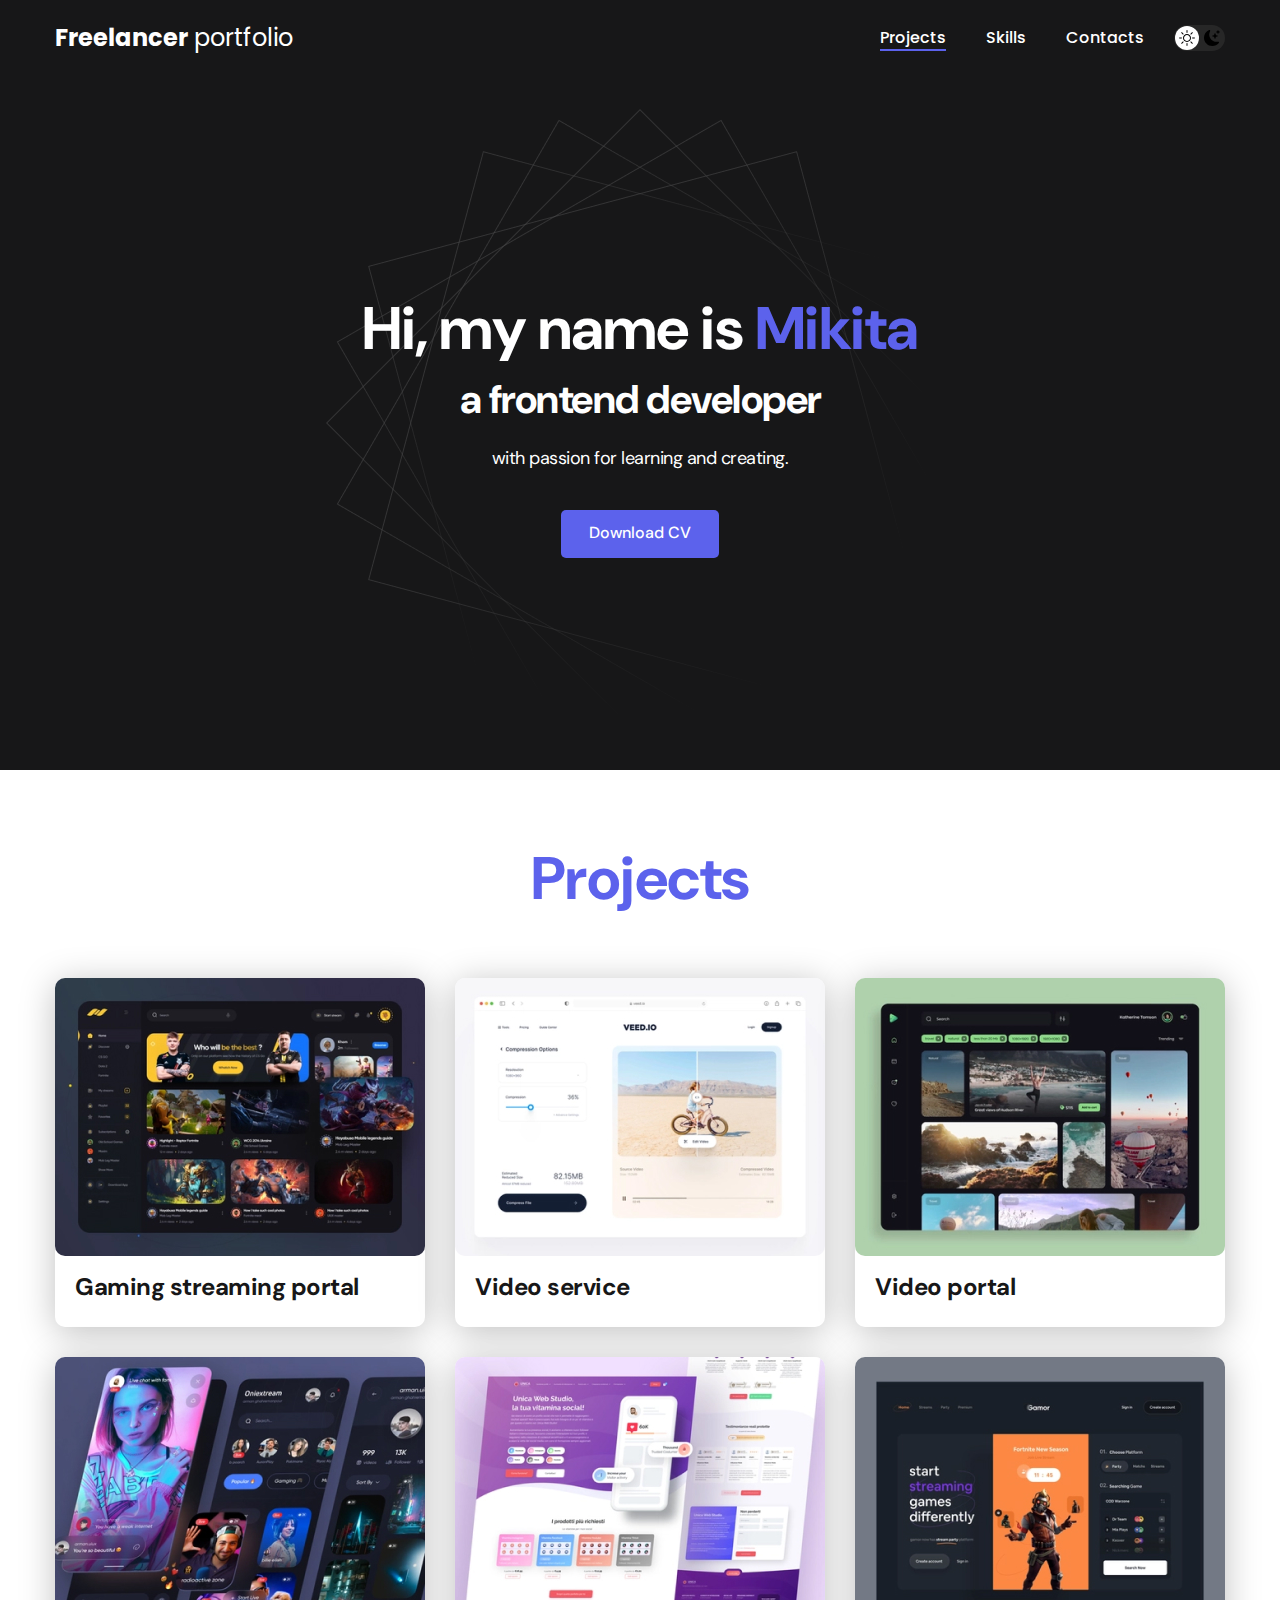
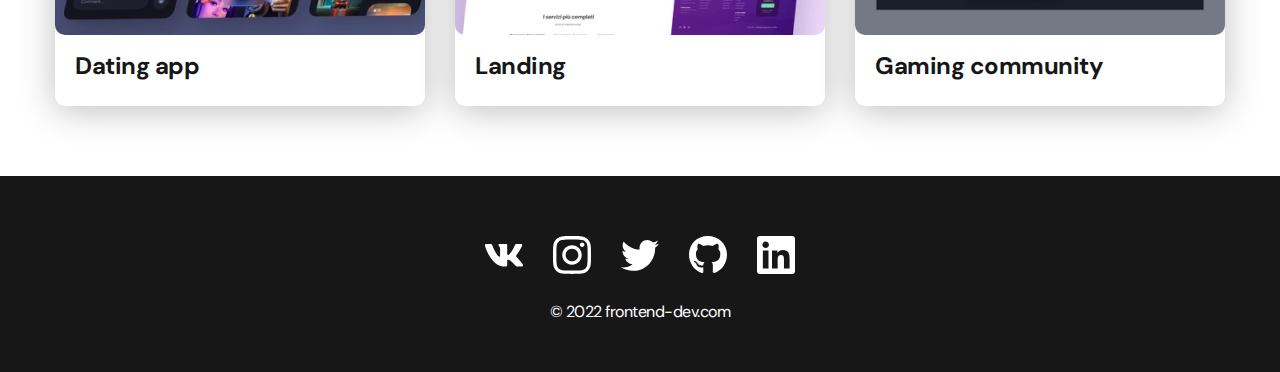
<file: index.html>
<!DOCTYPE html>
<html lang="en">
  <head>
    <meta charset="UTF-8" />
    <meta http-equiv="X-UA-Compatible" content="IE=edge" />
    <meta name="viewport" content="width=device-width, initial-scale=1.0" />
    <title>Portfolio</title>
    <link rel="stylesheet" href="./css/main.css" />
  </head>
  <body>
    <nav class="nav">
      <div class="container">
        <div class="nav-row">
          <a href="./index.html" class="logo">
            <strong>Freelancer</strong> portfolio</a
          >

          <button class="dark-mode-btn">
            <img
              src="./img/icons/Sun.svg"
              alt="Light mode"
              class="dark-mode-btn__icon"
            />
            <img
              src="./img/icons/Moon.svg"
              alt="Dark mode"
              class="dark-mode-btn__icon"
            />
          </button>

          <ul class="nav-list">
            <li class="nav-list__item">
              <a
                href="./index.html"
                class="nav-list__link nav-list__link--active"
                >Projects</a
              >
            </li>
            <li class="nav-list__item">
              <a href="./skills.html" class="nav-list__link">Skills</a>
            </li>
            <li class="nav-list__item">
              <a href="./contacts.html" class="nav-list__link">Contacts</a>
            </li>
          </ul>
        </div>
      </div>
    </nav>
    <header class="header">
      <div class="container">
        <div class="header__wrapper">
          <h1 class="header__title">
            <strong>Hi, my name is <em>Mikita</em></strong
            ><br />
            a frontend developer
          </h1>
          <div class="header-text">
            <p>with passion for learning and creating.</p>
          </div>
          <a href="#!" class="btn">Download CV</a>
        </div>
      </div>
    </header>

    <main class="section">
      <div class="container">
        <h2 class="title-1">Projects</h2>
        <ul class="projects">
          <li class="project">
            <a href="./project-page.html"
              ><img src="./img/projects/01.jpg" alt="" class="project__img" />
              <h3 class="project__title">Gaming streaming portal</h3></a
            >
          </li>
          <li class="project">
            <a href="./project-page.html"
              ><img src="./img/projects/02.jpg" alt="" class="project__img" />
              <h3 class="project__title">Video service</h3></a
            >
          </li>
          <li class="project">
            <a href="./project-page.html"
              ><img src="./img/projects/03.jpg" alt="" class="project__img" />
              <h3 class="project__title">Video portal</h3></a
            >
          </li>
          <li class="project">
            <a href="./project-page.html"
              ><img src="./img/projects/04.jpg" alt="" class="project__img" />
              <h3 class="project__title">Dating app</h3></a
            >
          </li>
          <li class="project">
            <a href="./project-page.html"
              ><img src="./img/projects/05.jpg" alt="" class="project__img" />
              <h3 class="project__title">Landing</h3></a
            >
          </li>
          <li class="project">
            <a href="./project-page.html">
              <img src="./img/projects/06.jpg" alt="" class="project__img" />
              <h3 class="project__title">Gaming community</h3></a
            >
          </li>
        </ul>
      </div>
    </main>
    <footer class="footer">
      <div class="container">
        <div class="footer__wrapper">
          <ul class="social">
            <li class="social__item">
              <a href="!#"><img src="./img/icons/vk.svg" alt="" /></a>
            </li>
            <li class="social__item">
              <a href="!#"><img src="./img/icons/inst.svg" alt="" /></a>
            </li>
            <li class="social__item">
              <a href="!#"><img src="./img/icons/twitter.svg" alt="" /></a>
            </li>
            <li class="social__item">
              <a href="!#"><img src="./img/icons/github.svg" alt="" /></a>
            </li>
            <li class="social__item">
              <a href="!#"><img src="./img/icons/link.svg" alt="" /></a>
            </li>
          </ul>
          <div class="copyright">
            <p>© 2022 frontend-dev.com</p>
          </div>
        </div>
      </div>
    </footer>

    <script src="./js/main.js"></script>
  </body>
</html>
</file>
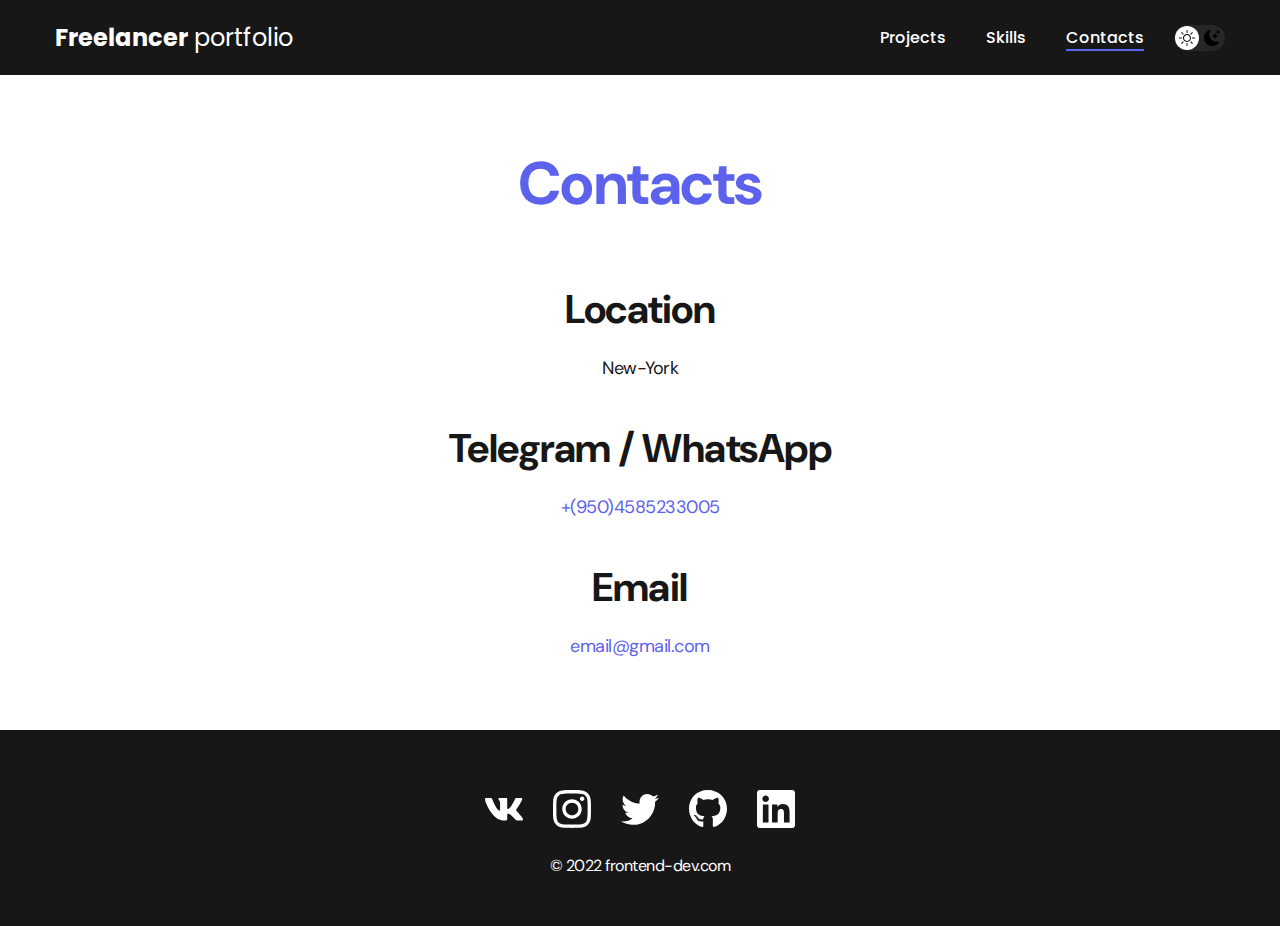
<file: contacts.html>
<!DOCTYPE html>
<html lang="en">
  <head>
    <meta charset="UTF-8" />
    <meta http-equiv="X-UA-Compatible" content="IE=edge" />
    <meta name="viewport" content="width=device-width, initial-scale=1.0" />
    <title>Portfolio</title>
    <link rel="stylesheet" href="./css/main.css" />
  </head>
  <body>
    <nav class="nav">
      <div class="container">
        <div class="nav-row">
          <a href="./index.html" class="logo">
            <strong>Freelancer</strong> portfolio</a
          >

          <button class="dark-mode-btn">
            <img
              src="./img/icons/Sun.svg"
              alt="Light mode"
              class="dark-mode-btn__icon"
            />
            <img
              src="./img/icons/Moon.svg"
              alt="Dark mode"
              class="dark-mode-btn__icon"
            />
          </button>
          <ul class="nav-list">
            <li class="nav-list__item">
              <a href="./index.html" class="nav-list__link">Projects</a>
            </li>
            <li class="nav-list__item">
              <a href="./skills.html" class="nav-list__link">Skills</a>
            </li>
            <li class="nav-list__item">
              <a
                href="./contacts.html"
                class="nav-list__link nav-list__link--active"
                >Contacts</a
              >
            </li>
          </ul>
        </div>
      </div>
    </nav>

    <main class="section">
      <div class="container">
        <h1 class="title-1">Contacts</h1>
        <ul class="content-list">
          <li class="content-list__item">
            <h2 class="title-2">Location</h2>
            <p>New-York</p>
          </li>
          <li class="content-list__item">
            <h2 class="title-2">Telegram / WhatsApp</h2>
            <p><a href="tel:+(950)4585233005">+(950)4585233005</a></p>
          </li>
          <li class="content-list__item">
            <h2 class="title-2">Email</h2>
            <p><a href="mailto:email@gmail.com">email@gmail.com</a></p>
          </li>
        </ul>
      </div>
    </main>
    <footer class="footer">
      <div class="container">
        <div class="footer__wrapper">
          <ul class="social">
            <li class="social__item">
              <a href="!#"><img src="./img/icons/vk.svg" alt="" /></a>
            </li>
            <li class="social__item">
              <a href="!#"><img src="./img/icons/inst.svg" alt="" /></a>
            </li>
            <li class="social__item">
              <a href="!#"><img src="./img/icons/twitter.svg" alt="" /></a>
            </li>
            <li class="social__item">
              <a href="!#"><img src="./img/icons/github.svg" alt="" /></a>
            </li>
            <li class="social__item">
              <a href="!#"><img src="./img/icons/link.svg" alt="" /></a>
            </li>
          </ul>
          <div class="copyright">
            <p>© 2022 frontend-dev.com</p>
          </div>
        </div>
      </div>
    </footer>
    <script src="./js/main.js"></script>
  </body>
</html>
</file>
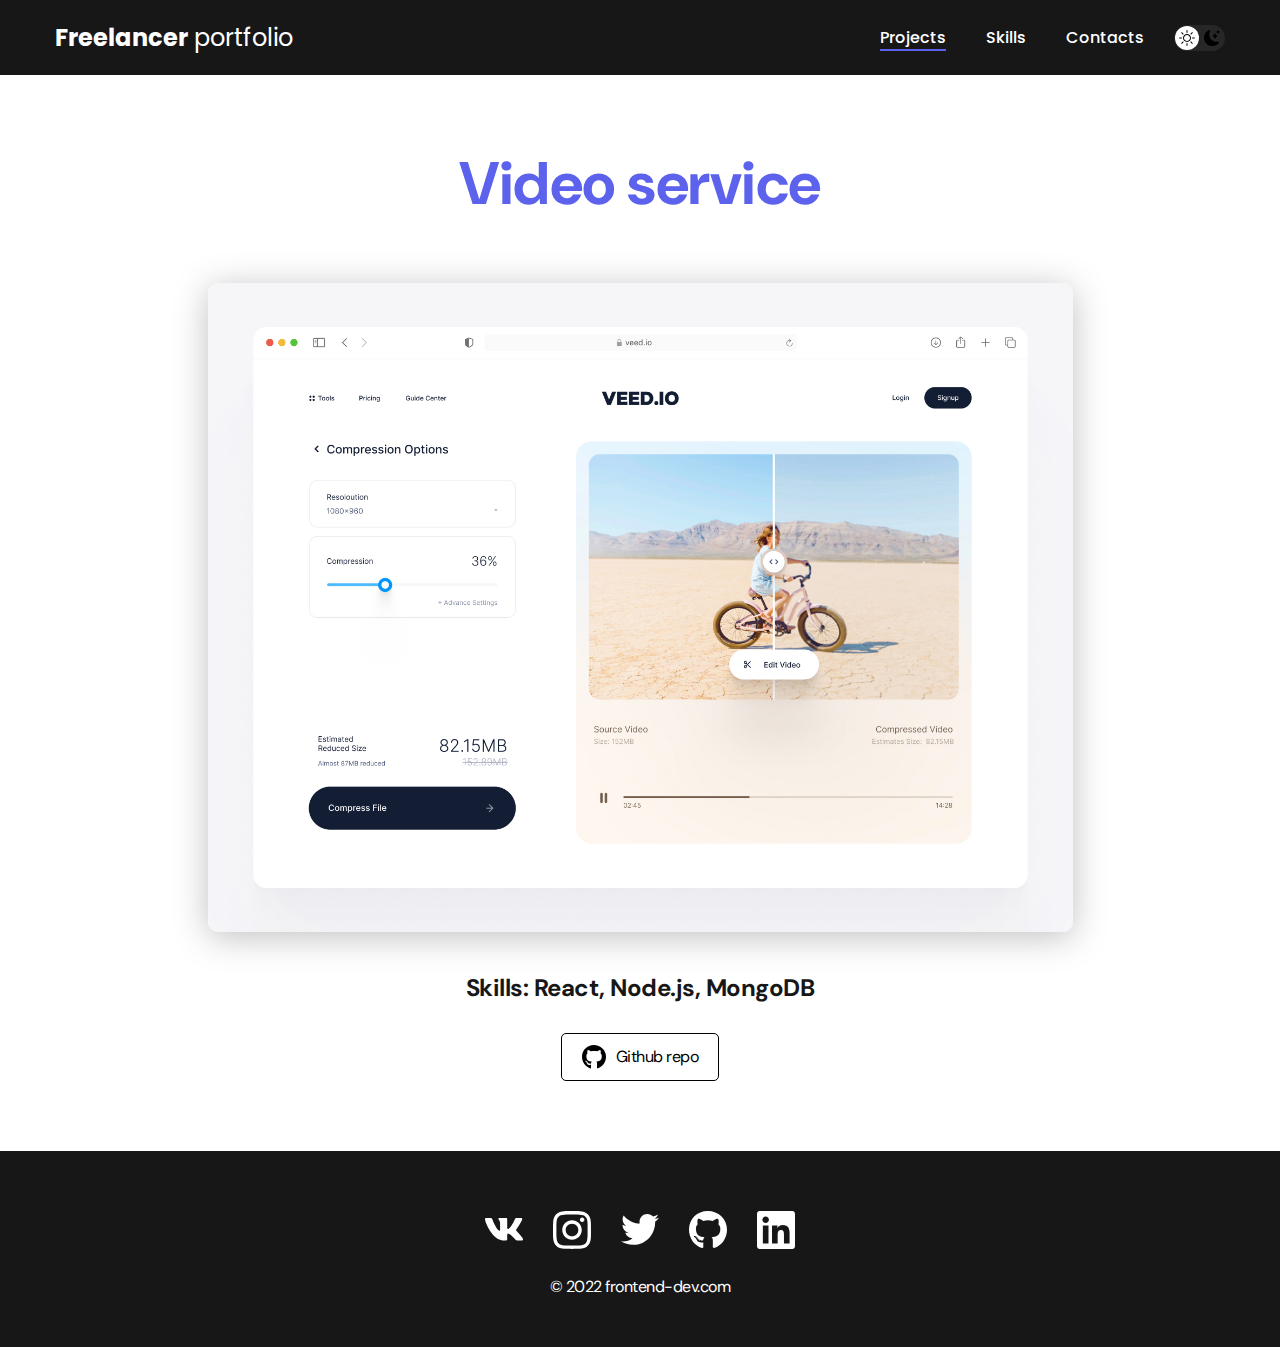
<file: project-page.html>
<!DOCTYPE html>
<html lang="en">
  <head>
    <meta charset="UTF-8" />
    <meta http-equiv="X-UA-Compatible" content="IE=edge" />
    <meta name="viewport" content="width=device-width, initial-scale=1.0" />
    <title>Portfolio</title>
    <link rel="stylesheet" href="./css/main.css" />
  </head>
  <body>
    <nav class="nav">
      <div class="container">
        <div class="nav-row">
          <a href="./index.html" class="logo">
            <strong>Freelancer</strong> portfolio</a
          >

          <button class="dark-mode-btn">
            <img
              src="./img/icons/Sun.svg"
              alt="Light mode"
              class="dark-mode-btn__icon"
            />
            <img
              src="./img/icons/Moon.svg"
              alt="Dark mode"
              class="dark-mode-btn__icon"
            />
          </button>
          <ul class="nav-list">
            <li class="nav-list__item">
              <a
                href="./index.html"
                class="nav-list__link nav-list__link--active"
                >Projects</a
              >
            </li>
            <li class="nav-list__item">
              <a href="./skills.html" class="nav-list__link">Skills</a>
            </li>
            <li class="nav-list__item">
              <a href="./contacts.html" class="nav-list__link">Contacts</a>
            </li>
          </ul>
        </div>
      </div>
    </nav>

    <main class="section">
      <div class="container">
        <div class="project-details">
          <h1 class="title-1">Video service</h1>
          <img
            src="./img/projects/02-big.jpg"
            alt=""
            class="project-details__cover"
          />
          <div class="project-detaisl__desc">
            <p>Skills: React, Node.js, MongoDB</p>
          </div>
          <a href="#!" class="btn-outline"
            ><img src="./img/icons/Github-black.svg" alt="" /> Github repo</a
          >
        </div>
      </div>
    </main>
    <footer class="footer">
      <div class="container">
        <div class="footer__wrapper">
          <ul class="social">
            <li class="social__item">
              <a href="!#"><img src="./img/icons/vk.svg" alt="" /></a>
            </li>
            <li class="social__item">
              <a href="!#"><img src="./img/icons/inst.svg" alt="" /></a>
            </li>
            <li class="social__item">
              <a href="!#"><img src="./img/icons/twitter.svg" alt="" /></a>
            </li>
            <li class="social__item">
              <a href="!#"><img src="./img/icons/github.svg" alt="" /></a>
            </li>
            <li class="social__item">
              <a href="!#"><img src="./img/icons/link.svg" alt="" /></a>
            </li>
          </ul>
          <div class="copyright">
            <p>© 2022 frontend-dev.com</p>
          </div>
        </div>
      </div>
    </footer>
    <script src="./js/main.js"></script>
  </body>
</html>
</file>
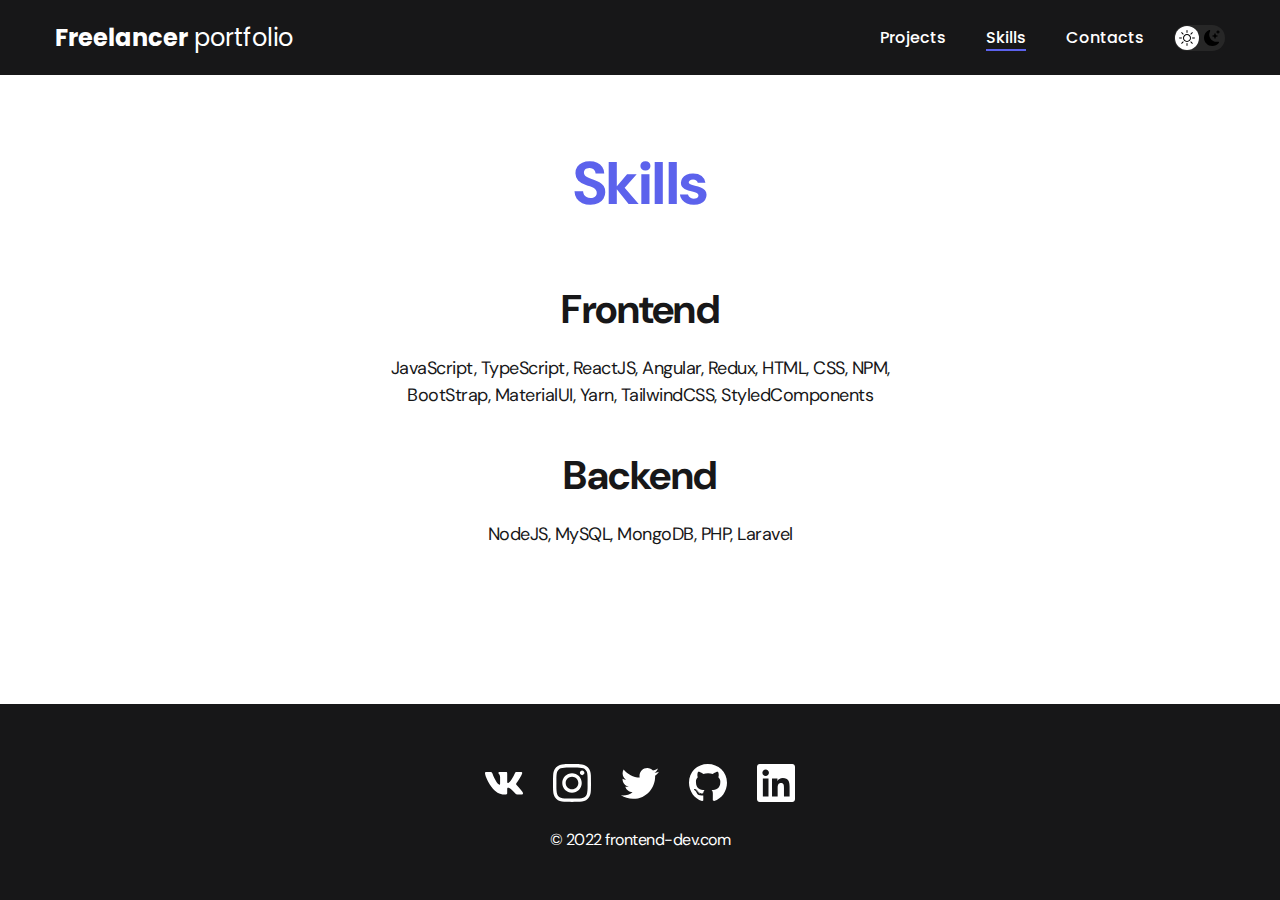
<file: skills.html>
<!DOCTYPE html>
<html lang="en">
  <head>
    <meta charset="UTF-8" />
    <meta http-equiv="X-UA-Compatible" content="IE=edge" />
    <meta name="viewport" content="width=device-width, initial-scale=1.0" />
    <title>Portfolio</title>
    <link rel="stylesheet" href="./css/main.css" />
  </head>
  <body>
    <nav class="nav">
      <div class="container">
        <div class="nav-row">
          <a href="./index.html" class="logo">
            <strong>Freelancer</strong> portfolio</a
          >

          <button class="dark-mode-btn">
            <img
              src="./img/icons/Sun.svg"
              alt="Light mode"
              class="dark-mode-btn__icon"
            />
            <img
              src="./img/icons/Moon.svg"
              alt="Dark mode"
              class="dark-mode-btn__icon"
            />
          </button>
          <ul class="nav-list">
            <li class="nav-list__item">
              <a href="./index.html" class="nav-list__link">Projects</a>
            </li>
            <li class="nav-list__item">
              <a
                href="./skills.html"
                class="nav-list__link nav-list__link--active"
                >Skills</a
              >
            </li>
            <li class="nav-list__item">
              <a href="./contacts.html" class="nav-list__link">Contacts</a>
            </li>
          </ul>
        </div>
      </div>
    </nav>

    <main class="section">
      <div class="container">
        <h1 class="title-1">Skills</h1>
        <ul class="content-list">
          <li class="content-list__item">
            <h2 class="title-2">Frontend</h2>
            <p>
              JavaScript, TypeScript, ReactJS, Angular, Redux, HTML, CSS, NPM,
              BootStrap, MaterialUI, Yarn, TailwindCSS, StyledComponents
            </p>
          </li>
          <li class="content-list__item">
            <h2 class="title-2">Backend</h2>
            <p>NodeJS, MySQL, MongoDB, PHP, Laravel</p>
          </li>
        </ul>
      </div>
    </main>
    <footer class="footer">
      <div class="container">
        <div class="footer__wrapper">
          <ul class="social">
            <li class="social__item">
              <a href="!#"><img src="./img/icons/vk.svg" alt="" /></a>
            </li>
            <li class="social__item">
              <a href="!#"><img src="./img/icons/inst.svg" alt="" /></a>
            </li>
            <li class="social__item">
              <a href="!#"><img src="./img/icons/twitter.svg" alt="" /></a>
            </li>
            <li class="social__item">
              <a href="!#"><img src="./img/icons/github.svg" alt="" /></a>
            </li>
            <li class="social__item">
              <a href="!#"><img src="./img/icons/link.svg" alt="" /></a>
            </li>
          </ul>
          <div class="copyright">
            <p>© 2022 frontend-dev.com</p>
          </div>
        </div>
      </div>
    </footer>
    <script src="./js/main.js"></script>
  </body>
</html>
</file>
<file: css/main.css>
@import "./reset.css";
@import url("https://fonts.googleapis.com/css2?family=DM+Sans:wght@400;500;700&family=Poppins:wght@400;500;700&display=swap");

/* 
font-family: 'DM Sans', sans-serif;
font-family: 'Poppins', sans-serif; */

:root {
  --blackpure: #000;
  --black: #171718;
  --black-border: 26292D;
  --white: #fff;
  --wheat: wheat;
  --purple: #5c62ec;

  --dark-bg: var(--black);
  --dark-border: var(--black-border);
  --header-text: var(--white);
  --accent: var(--purple);

  /* light mode */
  --page-bg: var(--white);
  --text-color: var(--black);
  --title-1: var(--accent);
  --project-card-bg: var(--white);
  --project-card-text: var(--black);
  --box-shadow: 0px 5px 35px rgba(0, 0, 0, 0.25);
}

.dark {
  /* dark mode */
  --page-bg: #252526;
  --text-color: var(--white);
  --title-1: var(--wheat);
  --project-card-bg: var(--black);
  --project-card-text: var(--wheat);
  --box-shadow: 0px 5px 35px rgba(0, 0, 0, 0.8);
}

/* * {
  border: 1px solid maroon;
} */

html,
body {
  display: flex;
  flex-direction: column;
  font-family: "DM Sans", sans-serif;
  letter-spacing: -0.5px;
  min-height: 100vh;
  background-color: var(--page-bg);
  color: var(--text-color);
}

.container {
  margin: 0 auto;
  padding: 0 15px;
  max-width: 1200px;
}

/* Nav */

.nav {
  padding: 20px 0;
  border-bottom: 1px solid var(--dark-border);
  color: var(--header-text);
  background-color: var(--dark-bg);
  letter-spacing: normal;
}

.nav-row {
  display: flex;
  justify-content: flex-end;
  align-items: center;
  column-gap: 30px;
  row-gap: 20px;
  flex-wrap: wrap;
}

.logo {
  margin-right: auto;
  color: var(--header-text);
  font-size: 24px;
  font-family: "Poppins", sans-serif;
}

.logo strong {
  font-weight: 700;
}

.nav-list {
  display: flex;
  flex-wrap: wrap;
  row-gap: 10px;
  align-items: center;
  column-gap: 40px;
  font-size: 16px;
  font-weight: 500;
  font-family: "Poppins", sans-serif;
}

.nav-list__link {
  color: var(--header-text);
  transition: opacity 0.2s ease-in;
}
.nav-list__link:hover {
  opacity: 0.8;
}
.nav-list__link:active {
  position: relative;
  top: 1px;
  left: 1px;
}

.nav-list__link--active {
  position: relative;
}

.nav-list__link--active::before {
  content: "";
  position: absolute;
  left: 0;
  top: 100%;

  display: block;
  height: 2px;
  width: 100%;
  background-color: var(--accent);
}

/* Dark mode button */
.dark-mode-btn {
  order: 1;
  position: relative;
  display: flex;
  justify-content: space-between;
  width: 51px;
  height: 26px;
  padding: 5px;
  border-radius: 50px;
  background-color: #272727;
}

.dark-mode-btn::before {
  position: absolute;
  top: 1px;
  left: 1px;
  content: "";
  display: block;
  width: 24px;
  height: 24px;
  border-radius: 50%;
  background-color: #fff;
  transition: left 0.2s ease-in;
}

.dark-mode-btn--active::before {
  left: 26px;
}

.dark-mode-btn__icon {
  /* position relative тоже задает своего рода z-index
  но на всякий укажем z-index */
  position: relative;
  z-index: 9;
}

/* Header */

.header {
  display: flex;
  justify-content: center;
  align-items: center;
  text-align: center;
  padding: 40px 0;
  min-height: 695px;
  background-color: var(--dark-bg);
  color: var(--header-text);

  background-image: url("./../img/Abstract.png");
  background-repeat: no-repeat;
  background-size: auto;
  background-position: center center;
}

.header__wrapper {
  padding: 0 15px;
  max-width: 660px;
}
.header__title {
  margin-bottom: 20px;
  font-size: 40px;
  font-weight: 700;
  line-height: 1.4;
}

.header__title strong {
  font-size: 60px;
  font-weight: 700;
  line-height: 1.4;
}

.header__title em {
  font-style: normal;
  color: var(--accent);
}
.header-text {
  font-size: 18px;
  line-height: 1.3;
  margin-bottom: 40px;
}

.header-text p + p {
  margin-top: 0.5em;
}

.btn {
  display: inline-block;
  height: 48px;
  padding: 12px 28px;
  border-radius: 5px;
  background-color: var(--accent);
  color: var(--white);
  letter-spacing: normal;
  font-size: 16px;
  font-weight: 500;
  transition: opacity 0.2s ease-in;
}

.btn:hover {
  opacity: 0.8;
}

.btn:active {
  position: relative;
  top: 1px;
}

.btn-outline {
  display: flex;
  column-gap: 10px;
  align-items: center;
  height: 48px;
  border-radius: 5px;
  padding: 12px 20px;
  border: 1px solid var(--blackpure);
  color: var(--blackpure);
  background-color: var(--white);
  transition: opacity 0.2s ease-in;
}

.btn-outline:hover {
  opacity: 0.8;
}

.btn-outline:active {
  position: relative;
  top: 1px;
}

/* General */
.section {
  padding: 70px 0;
}

.title-1 {
  margin-bottom: 60px;
  font-size: 60px;
  font-weight: 700;
  line-height: 1.3;
  color: var(--title-1);
  text-align: center;
}

/* Peojects */

.projects {
  display: flex;
  flex-wrap: wrap;
  column-gap: 30px;
  row-gap: 30px;
  justify-content: center;
}
.project {
  max-width: 370px;
  background-color: var(--project-card-bg);
  box-shadow: var(--box-shadow);
  border-radius: 10px;
}
.project__img {
  border-radius: 10px;
}
.project__title {
  padding: 15px 20px 25px;
  font-size: 24px;
  font-weight: 700;
  line-height: 1.3;
  color: var(--project-card-text);
}
/* Project details */

.project-details {
  margin: 0 auto;
  max-width: 865px;
  display: flex;
  flex-direction: column;
  align-items: center;
  text-align: center;
}

.project-details__cover {
  max-width: 100%;
  margin-bottom: 40px;
  box-shadow: 0px 5px 35px rgba(0, 0, 0, 0.25);
  border-radius: 10px;
}
.project-detaisl__desc {
  font-weight: 700;
  font-size: 24px;
  line-height: 1.3;
  margin-bottom: 30px;
}

/* Content-list */
.content-list {
  margin: 0 auto;
  max-width: 570px;
  display: flex;
  flex-direction: column;
  align-items: center;
  text-align: center;
  row-gap: 40px;
}
.content-list a {
  color: var(--accent);
}

.content-list__item {
  font-size: 18px;
  line-height: 1.5;
}

.content-list__item p + p {
  margin-top: 0.5em;
}
.title-2 {
  font-weight: 700;
  font-size: 40px;
  line-height: 1.3;
  margin-bottom: 20px;
}

/* Footer */
.footer {
  margin-top: auto;
  background-color: var(--dark-bg);
  padding: 60px 0 50px;
  color: var(--header-text);
}

.footer__wrapper {
  display: flex;
  flex-direction: column;
  align-items: center;
  row-gap: 27px;
}

.social {
  display: flex;
  column-gap: 30px;
  align-items: center;
}

.copyright {
  font-size: 16px;
}

.copyright p + p {
  margin-top: 0.5em;
}

/* mobile */

@media (max-width: 620px) {
  .nav-row {
    justify-content: space-between;
  }

  .dark-mode-btn {
    order: 0;
  }

  .header {
    min-height: unset;
  }
  .header__title {
    font-size: 30px;
  }
  .header__title strong {
    font-size: 40px;
  }
  .section {
    padding: 40px 0;
  }
  .title-1 {
    margin-bottom: 30px;
    font-size: 40px;
  }
  .title-2 {
    font-size: 30px;
    margin-bottom: 10px;
  }

  .project__title {
    font-size: 22px;
  }
  .footer {
    padding: 40px 0 30px;
  }

  .footer__wrapper {
    row-gap: 20px;
  }

  .social {
    column-gap: 20px;
  }
  .social__item {
    width: 28px;
  }

  .content-list {
    row-gap: 20px;
  }
  .content-list__item {
    font-size: 16px;
  }

  .project-detaisl__desc {
    font-size: 20px;
    margin-bottom: 20px;
  }
}
</file>
